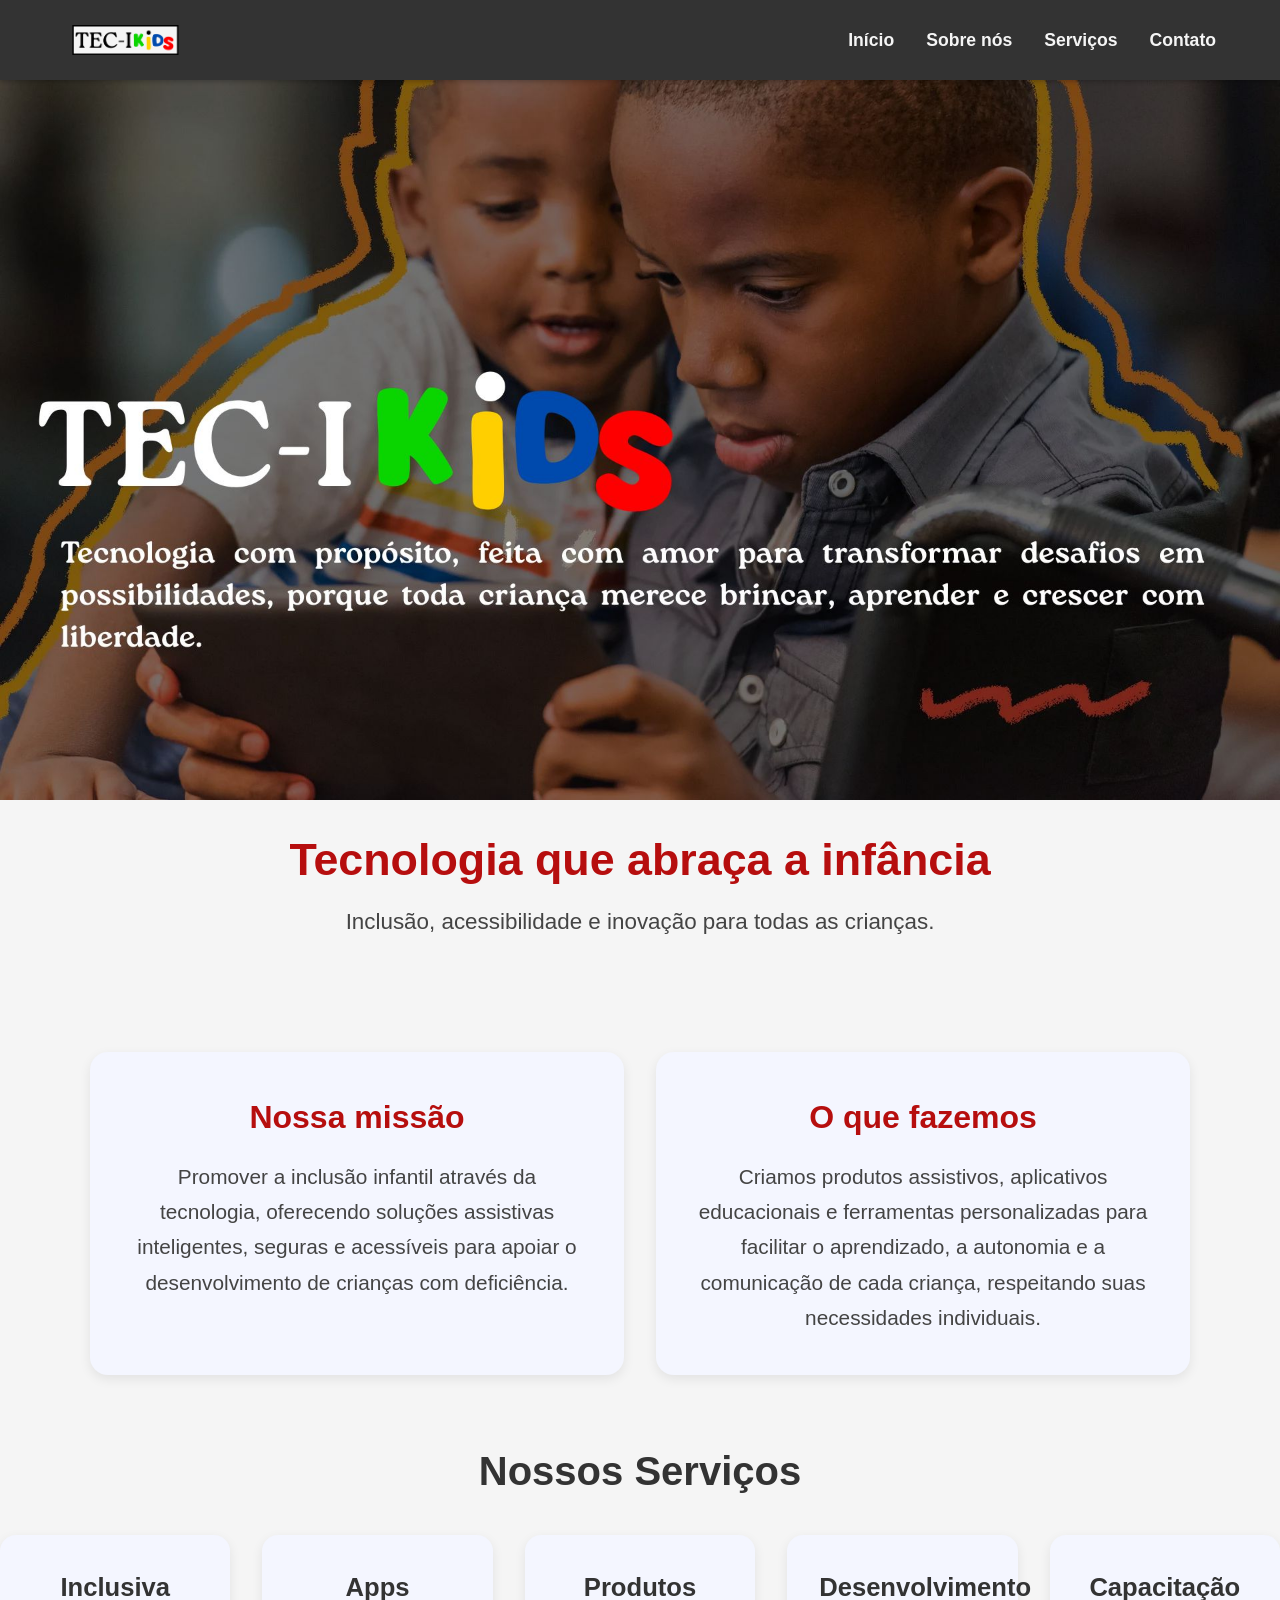
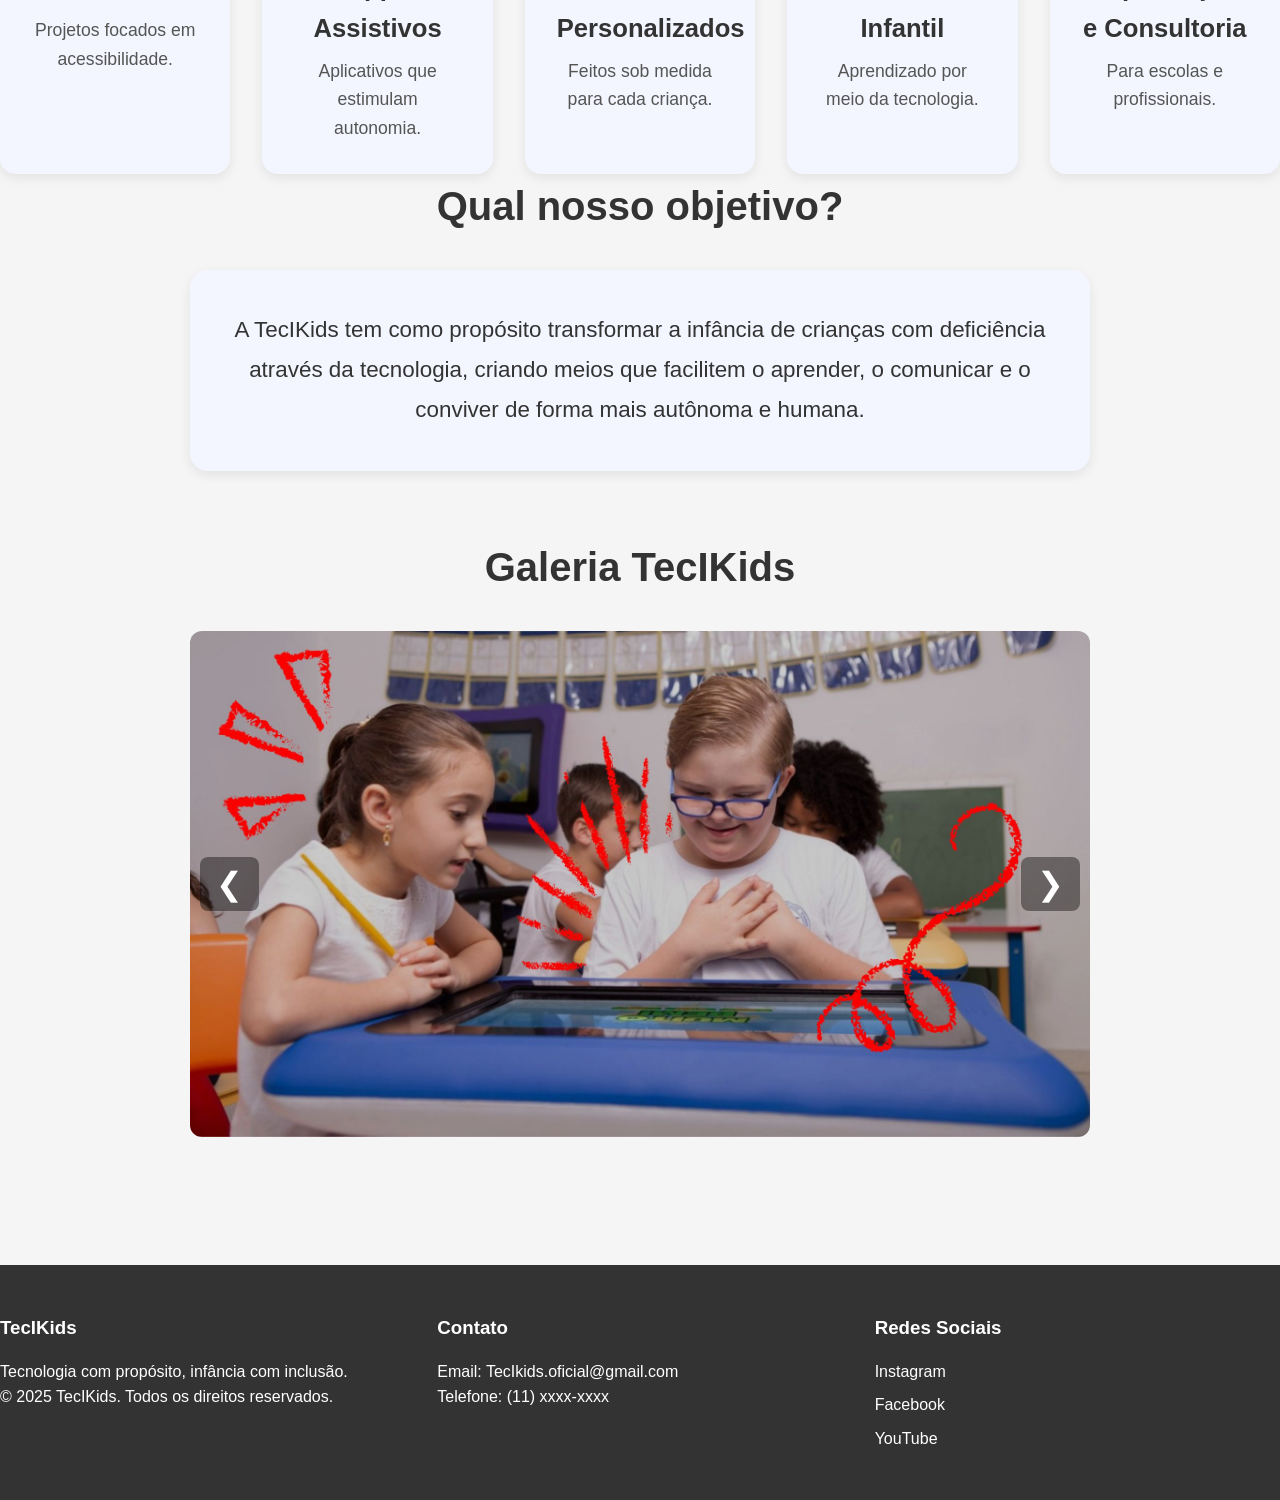
<file: tecikids/index.html>
<!DOCTYPE html>
<html lang="pt-BR">
<head>
    <meta charset="UTF-8">
    <meta name="viewport" content="width=device-width, initial-scale=1.0">
    <title>TecIKids</title>

    <!-- Estilos -->
    <link rel="stylesheet" href="index/css home/style.css">
    <link rel="stylesheet" href="index/root.css">
    <script src="index/INDEX.js" defer></script>
</head>

<body>

    <!-- HEADER -->
    <header class="header">
        <nav class="nav">
            <img src="index/imagem-home/logo.png" class="nav-logo" alt="Logo TecIKids">

            <ul class="nav-menu">
                <li><a href="index.html" class="nav-link">Início</a></li>
                <li><a href="quem somos/quem somos.html" class="nav-link">Sobre nós</a></li>
                <li><a href="Eletronicos/Eletronicos.html" class="nav-link">Serviços</a></li>
                <li><a href="fale conosco/Fale Conosco.html" class="nav-link">Contato</a></li>
            </ul>
        </nav>
    </header>

<section class="slogan-section">
    <img src="index/imagem-home/slogam.jpg" 
         alt="Criança com deficiência mexendo no tablet" 
         class="img-slogan">

    <div class="slogan-texts">
        <h1>Tecnologia que abraça a infância</h1>
        <p>Inclusão, acessibilidade e inovação para todas as crianças.</p>
    </div>
</section>

<section class="blocks-section">

    <div class="double-blocks">

        <div class="block">
            <h2>Nossa missão</h2>
            <p>
                Promover a inclusão infantil através da tecnologia, oferecendo soluções 
                assistivas inteligentes, seguras e acessíveis para apoiar o desenvolvimento 
                de crianças com deficiência.
            </p>
        </div>

        <div class="block">
            <h2>O que fazemos</h2>
            <p>
                Criamos produtos assistivos, aplicativos educacionais e ferramentas 
                personalizadas para facilitar o aprendizado, a autonomia e a comunicação 
                de cada criança, respeitando suas necessidades individuais.
            </p>
        </div>

    </div>

</section>
<section class="services section">
    <h2 class="section-title">Nossos Serviços</h2>

    <div class="container">
        <ul class="services-grid">
            <li class="service-card"><h3>Inclusiva</h3><p>Projetos focados em acessibilidade.</p></li>
            <li class="service-card"><h3>Apps Assistivos</h3><p>Aplicativos que estimulam autonomia.</p></li>
            <li class="service-card"><h3>Produtos Personalizados</h3><p>Feitos sob medida para cada criança.</p></li>
            <li class="service-card"><h3>Desenvolvimento Infantil</h3><p>Aprendizado por meio da tecnologia.</p></li>
            <li class="service-card"><h3>Capacitação e Consultoria</h3><p>Para escolas e profissionais.</p></li>
        </ul>
    </div>
</section>
<section class="objective section">
    <h2 class="section-title">Qual nosso objetivo?</h2>

    <div class="container">
        <p class="objective-text">
            A TecIKids tem como propósito transformar a infância de crianças com deficiência
            através da tecnologia, criando meios que facilitem o aprender, o comunicar e o 
            conviver de forma mais autônoma e humana.
        </p>
    </div>
</section>


  <section class="carousel-section">
    <h2 class="section-title">Galeria TecIKids</h2>

    <div class="carousel-container">
        <button class="carousel-btn prev">&#10094;</button>

        <div class="carousel">
            <img src="quem somos/imagens quem somos/quemsomos1.jpg" alt="Imagem 1">
            <img src="Eletronicos/imagens produtos/produto1.jpg" alt="Imagem 2">
            <img src="noticias/imagens noticias/noticias1.jpg" alt="Imagem 3">
            <img src="noticias/imagens noticias/noticias2.jpg" alt="Imagem 4">
        </div>

        <button class="carousel-btn next">&#10095;</button>
    </div>
</section>


    <!-- FOOTER -->
    <footer class="footer">
        <div class="container footer-content">

            <div class="footer-section">
                <h3>TecIKids</h3>
                <p>Tecnologia com propósito, infância com inclusão.</p>
                <p>© 2025 TecIKids. Todos os direitos reservados.</p>
            </div>

            <div class="footer-section">
                <h3>Contato</h3>
                <p>Email: TecIkids.oficial@gmail.com</p>
                <p>Telefone: (11) xxxx-xxxx</p>
            </div>

            <div class="footer-section">
                <h3>Redes Sociais</h3>
                <div class="social-links">
                    <a href="#" target="_blank">Instagram</a>
                    <a href="#" target="_blank">Facebook</a>
                    <a href="#" target="_blank">YouTube</a>
                </div>
            </div>

        </div>
    </footer>

</body>
</html>
</file>
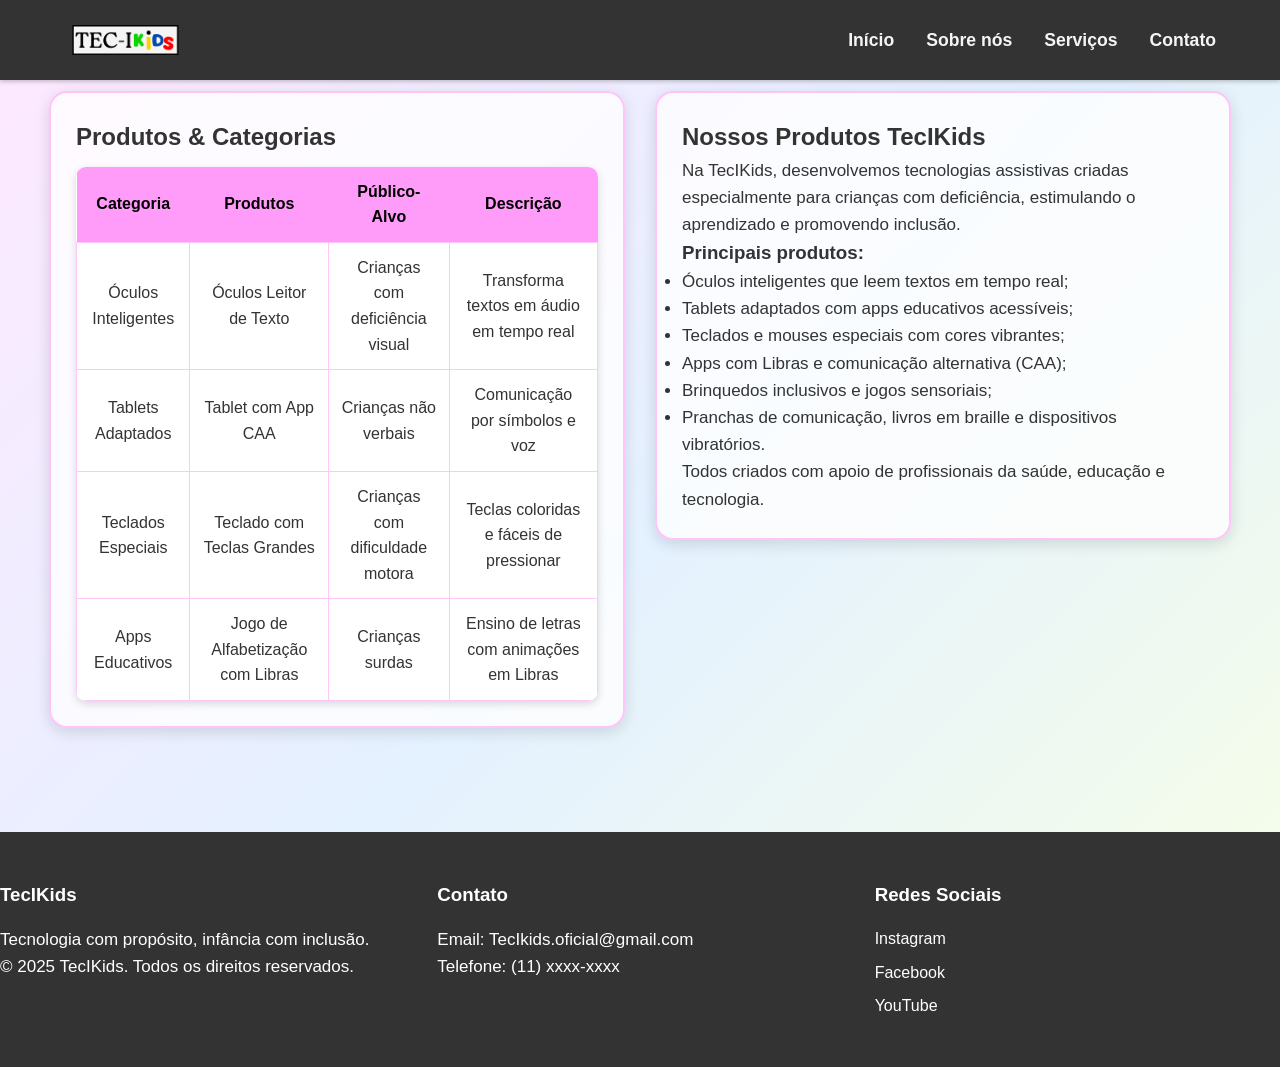
<file: tecikids/Eletronicos/Eletronicos.html>
<!DOCTYPE html>
<html lang="pt-br">
<head>
    <meta charset="UTF-8">
    <meta name="viewport" content="width=device-width, initial-scale=1.0">
    <title>TecIkids</title>
    <link rel="stylesheet" href="../index/root.css">
    <link rel="stylesheet" href="../Eletronicos/css produtos/eletronico.css">
</head>
<body class="body">

<header class="header">
    <nav class="nav">
        <img src="../index/imagem-home/logo.png" class="nav-logo" alt="Logo">

        <ul class="nav-menu">
            <li><a href="../index.html" class="nav-link">Início</a></li>
            <li><a href="../quem somos/quem somos.html" class="nav-link">Sobre nós</a></li>
            <li><a href="../Eletronicos/Eletronicos.html" class="nav-link">Serviços</a></li>
            <li><a href="../fale conosco/Fale Conosco.html" class="nav-link">Contato</a></li>
        </ul>
    </nav>
</header>
<br><br>

<!-- ====================== BLOCOS LADO A LADO ====================== -->
<div class="container-duplo">

    <!-- BLOCO 1 - TABELA -->
    <div class="bloco">
        <h2>Produtos & Categorias</h2>
        <table>
            <tr>
                <th>Categoria</th>
                <th>Produtos</th>
                <th>Público-Alvo</th>
                <th>Descrição</th>
            </tr>
            <tr>
                <td>Óculos Inteligentes</td>
                <td>Óculos Leitor de Texto</td>
                <td>Crianças com deficiência visual</td>
                <td>Transforma textos em áudio em tempo real</td>
            </tr>
            <tr>
                <td>Tablets Adaptados</td>
                <td>Tablet com App CAA</td>
                <td>Crianças não verbais</td>
                <td>Comunicação por símbolos e voz</td>
            </tr>
            <tr>
                <td>Teclados Especiais</td>
                <td>Teclado com Teclas Grandes</td>
                <td>Crianças com dificuldade motora</td>
                <td>Teclas coloridas e fáceis de pressionar</td>
            </tr>
            <tr>
                <td>Apps Educativos</td>
                <td>Jogo de Alfabetização com Libras</td>
                <td>Crianças surdas</td>
                <td>Ensino de letras com animações em Libras</td>
            </tr>
        </table>
    </div>

    <!-- BLOCO 2 - TEXTOS -->
    <div class="bloco">
        <h2>Nossos Produtos TecIKids</h2>

        <p>Na TecIKids, desenvolvemos tecnologias assistivas criadas especialmente para crianças com deficiência, estimulando o aprendizado e promovendo inclusão.</p>

        <h3>Principais produtos:</h3>
        <ul>
            <li>Óculos inteligentes que leem textos em tempo real;</li>
            <li>Tablets adaptados com apps educativos acessíveis;</li>
            <li>Teclados e mouses especiais com cores vibrantes;</li>
            <li>Apps com Libras e comunicação alternativa (CAA);</li>
            <li>Brinquedos inclusivos e jogos sensoriais;</li>
            <li>Pranchas de comunicação, livros em braille e dispositivos vibratórios.</li>
        </ul>

        <p>Todos criados com apoio de profissionais da saúde, educação e tecnologia.</p>
    </div>

</div>

 <!-- FOOTER -->
    <footer class="footer">
        <div class="container footer-content">

            <div class="footer-section">
                <h3>TecIKids</h3>
                <p>Tecnologia com propósito, infância com inclusão.</p>
                <p>© 2025 TecIKids. Todos os direitos reservados.</p>
            </div>

            <div class="footer-section">
                <h3>Contato</h3>
                <p>Email: TecIkids.oficial@gmail.com</p>
                <p>Telefone: (11) xxxx-xxxx</p>
            </div>

            <div class="footer-section">
                <h3>Redes Sociais</h3>
                <div class="social-links">
                    <a href="#" target="_blank">Instagram</a>
                    <a href="#" target="_blank">Facebook</a>
                    <a href="#" target="_blank">YouTube</a>
                </div>
            </div>

        </div>
    </footer>
</body>
</html>
</file>
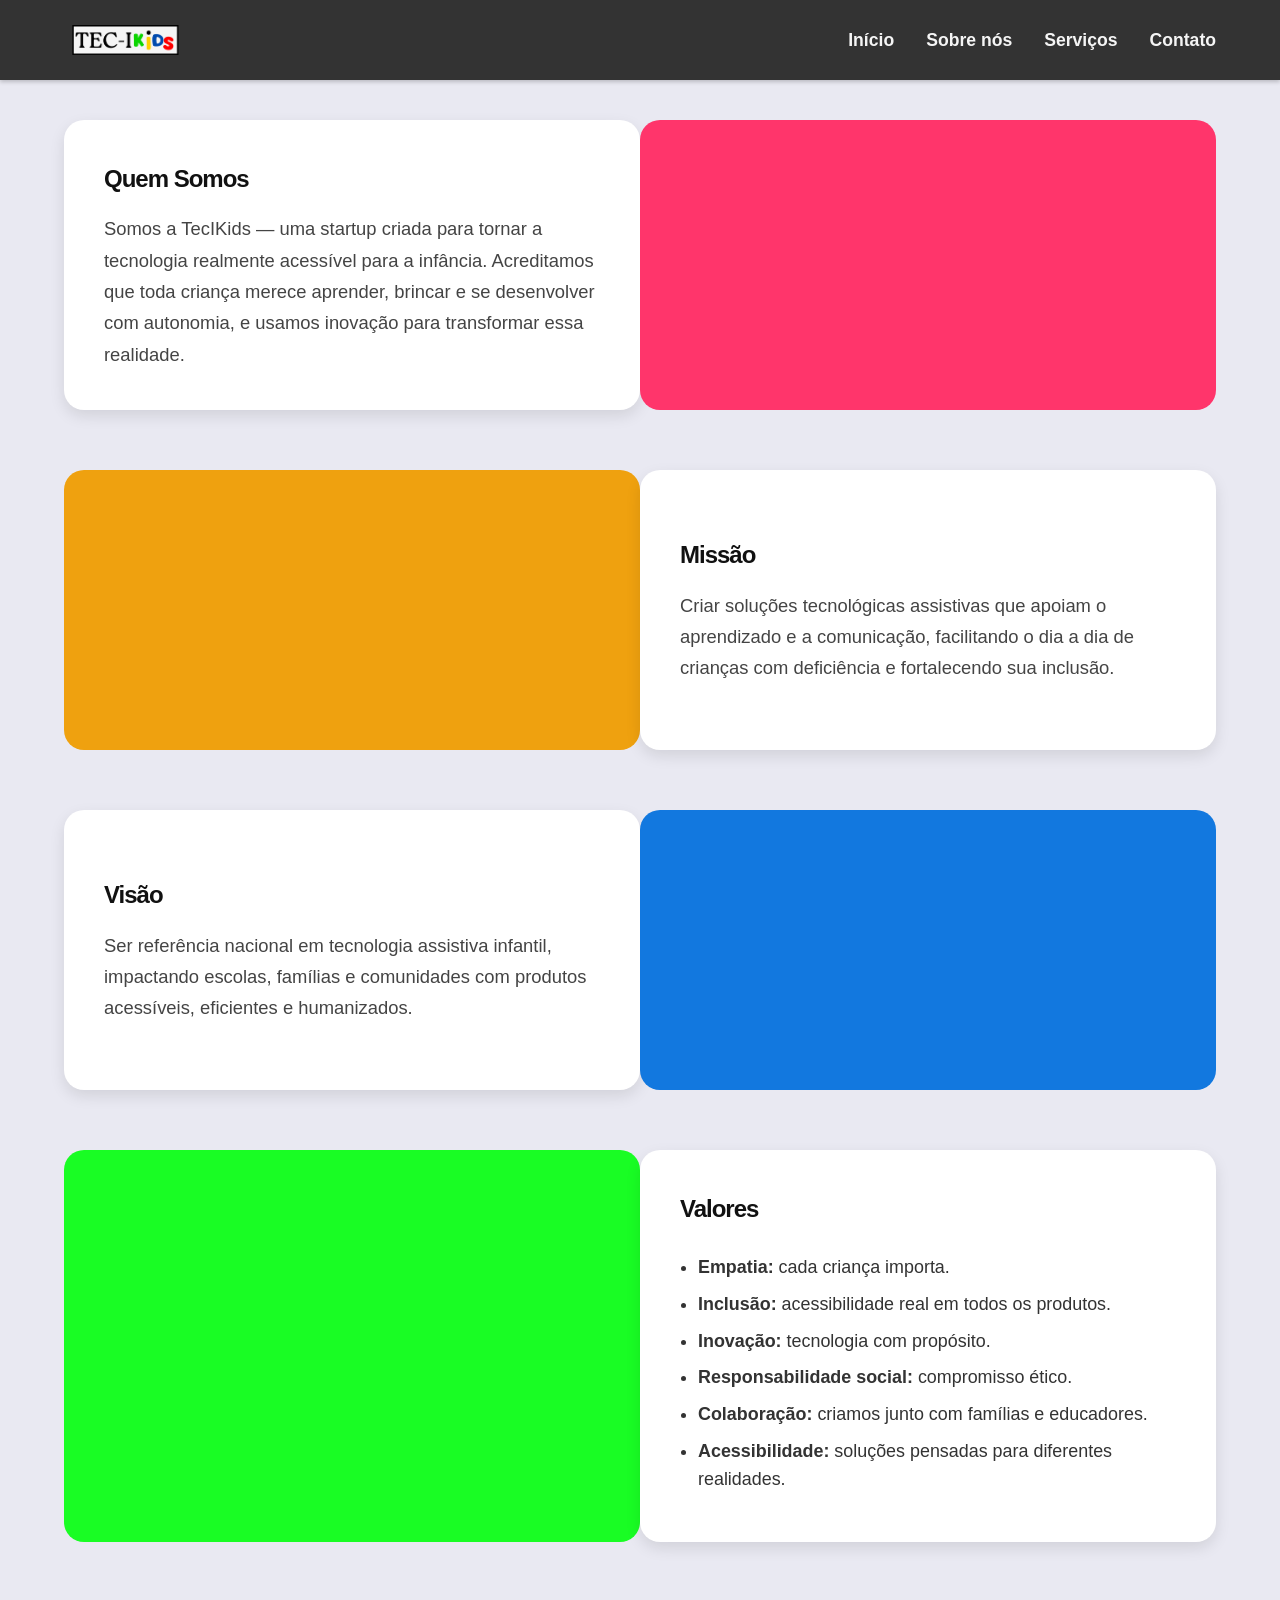
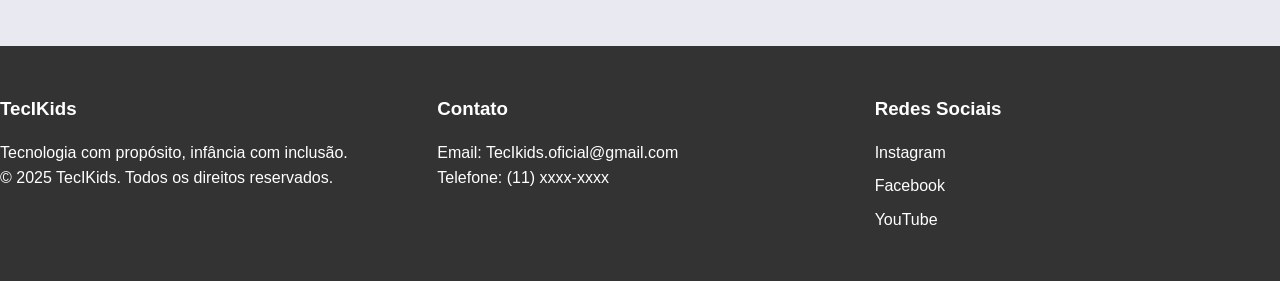
<file: tecikids/quem somos/quem somos.html>
<!DOCTYPE html>
<html lang="pt-br">
<head>
    <meta charset="UTF-8">
    <meta name="viewport" content="width=device-width, initial-scale=1.0">
    <title>TecIkids</title>
    <link rel="stylesheet" href="../index/root.css">
    <link rel="stylesheet" href="../quem somos/css quem somos/quem somos.css">
</head>
<body class="body">

<header class="header">
    <nav class="nav">
        <img src="../index/imagem-home/logo.png" class="nav-logo" alt="Logo">

  
        <ul class="nav-menu">
            <li><a href="../index.html" class="nav-link">Início</a></li>
            <li><a href="../quem somos/quem somos.html" class="nav-link">Sobre nós</a></li>
            <li><a href="../Eletronicos/Eletronicos.html" class="nav-link">Serviços</a></li>
            <li><a href="../fale conosco/Fale Conosco.html" class="nav-link">Contato</a></li>
        </ul>
    </nav>
</header>


<div class="sobre-wrapper">

    <!-- BLOCO 1 -->
    <section class="sobre-bloco">
        <div class="sobre-texto">
            <h1>Quem Somos</h1>
            <p>
                Somos a TecIKids — uma startup criada para tornar a tecnologia realmente acessível 
                para a infância. Acreditamos que toda criança merece aprender, brincar e se desenvolver 
                com autonomia, e usamos inovação para transformar essa realidade.
            </p>
        </div>

        <div class="sobre-cor sobre-cor1"></div>
    </section>

    <!-- BLOCO 2 -->
    <section class="sobre-bloco reverse">
        <div class="sobre-texto">
            <h2>Missão</h2>
            <p>
                Criar soluções tecnológicas assistivas que apoiam o aprendizado e a comunicação, 
                facilitando o dia a dia de crianças com deficiência e fortalecendo sua inclusão.
            </p>
        </div>

        <div class="sobre-cor sobre-cor2"></div>
    </section>

    <!-- BLOCO 3 -->
    <section class="sobre-bloco">
        <div class="sobre-texto">
            <h2>Visão</h2>
            <p>
                Ser referência nacional em tecnologia assistiva infantil, impactando escolas, famílias 
                e comunidades com produtos acessíveis, eficientes e humanizados.
            </p>
        </div>

        <div class="sobre-cor sobre-cor3"></div>
    </section>

    <!-- BLOCO 4 -->
    <section class="sobre-bloco reverse">
        <div class="sobre-texto">
            <h2>Valores</h2>
            <ul>
                <li><strong>Empatia:</strong> cada criança importa.</li>
                <li><strong>Inclusão:</strong> acessibilidade real em todos os produtos.</li>
                <li><strong>Inovação:</strong> tecnologia com propósito.</li>
                <li><strong>Responsabilidade social:</strong> compromisso ético.</li>
                <li><strong>Colaboração:</strong> criamos junto com famílias e educadores.</li>
                <li><strong>Acessibilidade:</strong> soluções pensadas para diferentes realidades.</li>
            </ul>
        </div>

        <div class="sobre-cor sobre-cor4"></div>
    </section>

</div>


 <!-- FOOTER -->
    <footer class="footer">
        <div class="container footer-content">

            <div class="footer-section">
                <h3>TecIKids</h3>
                <p>Tecnologia com propósito, infância com inclusão.</p>
                <p>© 2025 TecIKids. Todos os direitos reservados.</p>
            </div>

            <div class="footer-section">
                <h3>Contato</h3>
                <p>Email: TecIkids.oficial@gmail.com</p>
                <p>Telefone: (11) xxxx-xxxx</p>
            </div>

            <div class="footer-section">
                <h3>Redes Sociais</h3>
                <div class="social-links">
                    <a href="#" target="_blank">Instagram</a>
                    <a href="#" target="_blank">Facebook</a>
                    <a href="#" target="_blank">YouTube</a>
                </div>
            </div>

        </div>
    </footer>
</body>
</html>
</file>
<file: tecikids/index/css home/style.css>
/* SLOGAN */
.slogan-section {
    text-align: center;
    margin-bottom: 3rem;
}

.img-slogan {
    width: 100%;
    height: auto;
    display: block;
}

.slogan-texts {
    margin-top: 1.5rem;
}

.slogan-texts h1 {
    font-size: 2.8rem;
    font-weight: 800;
    color: var(--primary-color);
}

.slogan-texts p {
    font-size: 1.4rem;
    color: #444;
    margin-top: 0.5rem;
}


/* BLOCOS LADO A LADO */
.blocks-section {
    padding: 4rem 0;
}

.double-blocks {
    max-width: 1100px;
    margin: 0 auto;
    display: grid;
    grid-template-columns: repeat(auto-fit, minmax(300px, 1fr));
    gap: 2rem;
}

.block {
    background: #f4f6ff;
    padding: 2.5rem;
    border-radius: 18px;
    text-align: center;
    box-shadow: 0 4px 12px rgba(0,0,0,0.08);
}

.block h2 {
    font-size: 2rem;
    margin-bottom: 1rem;
    color: var(--primary-color);
    font-weight: 700;
}

.block p {
    font-size: 1.3rem;
    line-height: 1.7;
    color: #444;
}


/* SERVICES */
.section-title {
    font-size: 2.5rem;
    text-align: center;
    font-weight: 800;
    margin-bottom: 2rem;
}

.services-grid {
    list-style: none;
    display: grid;
    grid-template-columns: repeat(auto-fit, minmax(220px, 1fr));
    gap: 2rem;
}

.service-card {
    background: #f4f6ff;
    padding: 2rem;
    border-radius: 16px;
    text-align: center;
    box-shadow: 0 4px 12px rgba(0,0,0,0.08);
    transition: 0.3s ease;
}

.service-card h3 {
    font-size: 1.6rem;
    margin-bottom: .5rem;
}

.service-card p {
    font-size: 1.1rem;
    color: #555;
}

.service-card:hover {
    transform: translateY(-5px);
}


/* OBJETIVO */
.objective-text {
    font-size: 1.4rem;
    line-height: 1.8;
    background: #f4f6ff;
    padding: 2.5rem;
    border-radius: 18px;
    text-align: center;
    max-width: 900px;
    margin: 0 auto;
    box-shadow: 0 4px 12px rgba(0,0,0,0.08);
}

/* CARROSSEL */
.carousel-section {
    padding: 4rem 0;
}

.carousel-container {
    position: relative;
    max-width: 900px;
    margin: 0 auto;
    overflow: hidden;
}

.carousel {
    display: flex;
    transition: transform 0.5s ease-in-out;
}

.carousel img {
    width: 100%;
    flex-shrink: 0;
    border-radius: 12px;
}

/* BOTÕES */
.carousel-btn {
    position: absolute;
    top: 50%;
    transform: translateY(-50%);
    border: none;
    background-color: rgba(0,0,0,0.4);
    color: white;
    font-size: 2rem;
    padding: 0.5rem 1rem;
    cursor: pointer;
    border-radius: 8px;
    z-index: 10;
    transition: 0.3s;
}

.carousel-btn:hover {
    background-color: rgba(0,0,0,0.7);
}

.prev {
    left: 10px;
}

.next {
    right: 10px;
}

/* RESPONSIVO */
@media (max-width: 768px) {
    .carousel-btn {
        font-size: 1.5rem;
        padding: 0.4rem 0.7rem;
    }
}

/* FOOTER */
.footer {
    background-color: var(--text-color);
    color: #fff;
    padding: 3rem 0;
    margin-top: 4rem;
}

.footer-content {
    display: grid;
    grid-template-columns: repeat(auto-fit, minmax(250px, 1fr));
    gap: 2rem;
}

.footer-section h3 {
    margin-bottom: 1rem;
}

.social-links a {
    display: block;
    margin-top: .5rem;
    color: white;
    text-decoration: none;
}
</file>
<file: tecikids/index/root.css>
/* RESET */
* {
    margin: 0;
    padding: 0;
    box-sizing: border-box;
}

/* ROOT */
:root {
    --primary-color: #b60e0e;
    --secondary-color: #c0a615;
    --text-color: #333333;
    --background-light: #F5F5F5;
    --header-height: 80px;
}

/* BODY */
body {
    font-family: roboto, sans-serif;
    line-height: 1.6;
    color: var(--text-color);

    /* Para não ficar atrás do header */
    padding-top: var(--header-height);
    background-color: var(--background-light);
}

/* HEADER */
.header {
    width: 100%;
    height: var(--header-height);
    background-color: #333;
    position: fixed;
    top: 0;
    left: 0;
    z-index: 999; /* sempre na frente */
    display: flex;
    align-items: center;
    box-shadow: 0 2px 4px rgba(0,0,0,0.2);
    padding-inline: 5%;
}

/* NAV */
.nav {
    width: 100%;
    display: flex;
    align-items: center;
    justify-content: space-between;
}

/* LOGO */
.nav-logo {
    width: 120px; /* tamanho ideal */
}

/* MENU */
.nav-menu {
    list-style: none;
    display: flex;
    gap: 2rem;
}

.nav-link {
    text-decoration: none;
    color: #F5F5F5;
    font-weight: 600;
    font-size: 1.1rem;
    transition: color 0.3s;
}

.nav-link:hover {
    color: var(--primary-color);
}

/* RESPONSIVO PARA CELULAR */
@media (max-width: 768px) {
    .nav-menu {
        gap: 1rem;
        font-size: 0.9rem;
    }

    .nav-logo {
        width: 90px;
    }
}

/* FOOTER */
.footer {
    background-color: var(--text-color);
    color: #fff;
    padding: 3rem 0;
    margin-top: 4rem;
}

.footer-content {
    display: grid;
    grid-template-columns: repeat(auto-fit, minmax(250px, 1fr));
    gap: 2rem;
}

.footer-section h3 {
    margin-bottom: 1rem;
}

.social-links a {
    display: block;
    margin-top: .5rem;
    color: white;
    text-decoration: none;
}
</file>
<file: tecikids/Eletronicos/css produtos/eletronico.css>
/* FUNDO COLORIDO */
    body {
        background: linear-gradient(135deg, #ffe8ff, #e4f1ff, #f8ffe5);
        padding: 0;
        margin: 0;
        font-family: Arial, Helvetica, sans-serif;
    }

  

    /* CONTAINER PRINCIPAL COM DOIS BLOCOS */
    .container-duplo {
        display: flex;
        justify-content: center;
        align-items: flex-start;
        gap: 30px;
        width: 100%;
        padding: 40px 0;
    }

    .bloco {
        width: 45%;
        background-color: #ffffffcc;
        padding: 25px;
        border-radius: 18px;
        box-shadow: 0px 4px 15px #00000022;
        border: 2px solid #ffc4fa;
    }

    /* TABELA BONITA E COLORIDA */
    table {
        width: 100%;
        border-collapse: collapse;
        margin-top: 10px;
        font-size: 16px;
        background: #fff;
        border-radius: 10px;
        overflow: hidden;
        box-shadow: 0 3px 8px #00000025;
    }

    th {
        background: #ff9bf8;
        color: black;
        font-weight: bold;
        padding: 12px;
        text-align: center;
    }

    td {
        padding: 12px;
        border: 1px solid #ffc6fa;
        text-align: center;
    }

    /* TEXTO MAIOR */
    p, li {
        font-size: 17px;
    }

    /* IMAGEM */
    .imagem-produto {
        width: 60%;
        margin: 40px auto;
        display: block;
        border-radius: 12px;
        box-shadow: 0 4px 12px #0000003b;
    }
</file>
<file: tecikids/quem somos/css quem somos/quem somos.css>
/* ========= ESTILO MODERNO QUEM SOMOS ========= */

body {
    background-color: #e9e9f2; /* fundo realmente colorido */
}

/* Wrapper geral */
.sobre-wrapper {
    width: 100%;
    padding: 40px 0;
    display: flex;
    flex-direction: column;
    gap: 60px;
}

/* Cada bloco (metade texto / metade fundo colorido) */
.sobre-bloco {
    width: 90%;
    max-width: 1200px;
    margin: auto;
    display: flex;
    align-items: stretch;
    min-height: 280px;
}

/* Inverter lados */
.reverse {
    flex-direction: row-reverse;
}

/* Parte do texto */
.sobre-texto {
    width: 50%;
    background: #fff;
    padding: 40px;
    border-radius: 20px;
    box-shadow: 0 6px 15px rgba(0,0,0,0.1);
    display: flex;
    flex-direction: column;
    justify-content: center;
}

/* Títulos modernos */
.sobre-texto h1,
.sobre-texto h2 {
    color: #111;
    font-weight: 800;
    margin-bottom: 15px;
    letter-spacing: -1px;
}

/* Parágrafos */
.sobre-texto p {
    font-size: 1.15rem;
    color: #444;
    line-height: 1.7;
}

/* Lista */
.sobre-texto ul {
    margin-left: 18px;
    margin-top: 10px;
}

.sobre-texto li {
    font-size: 1.12rem;
    margin-bottom: 8px;
    color: #333;
}

/* Parte colorida (fundo decorativo) */
.sobre-cor {
    width: 50%;
    border-radius: 20px;
}

/* Variações coloridas que combinem com seu site */
.sobre-cor1 {
    background: #ff356b; /* rosa clarinho */
}

.sobre-cor2 {
    background: #efa10f; /* amarelo suave */
}

.sobre-cor3 {
    background: #1278df; /* azul bebê */
}

.sobre-cor4 {
    background: #19fd24; /* verde pastel */
}

/* RESPONSIVO */
@media (max-width: 900px) {
    .sobre-bloco {
        flex-direction: column;
    }

    .reverse {
        flex-direction: column;
    }

    .sobre-texto, .sobre-cor {
        width: 100%;
        height: auto;
    }

    .sobre-cor {
        min-height: 160px;
    }
}
</file>
